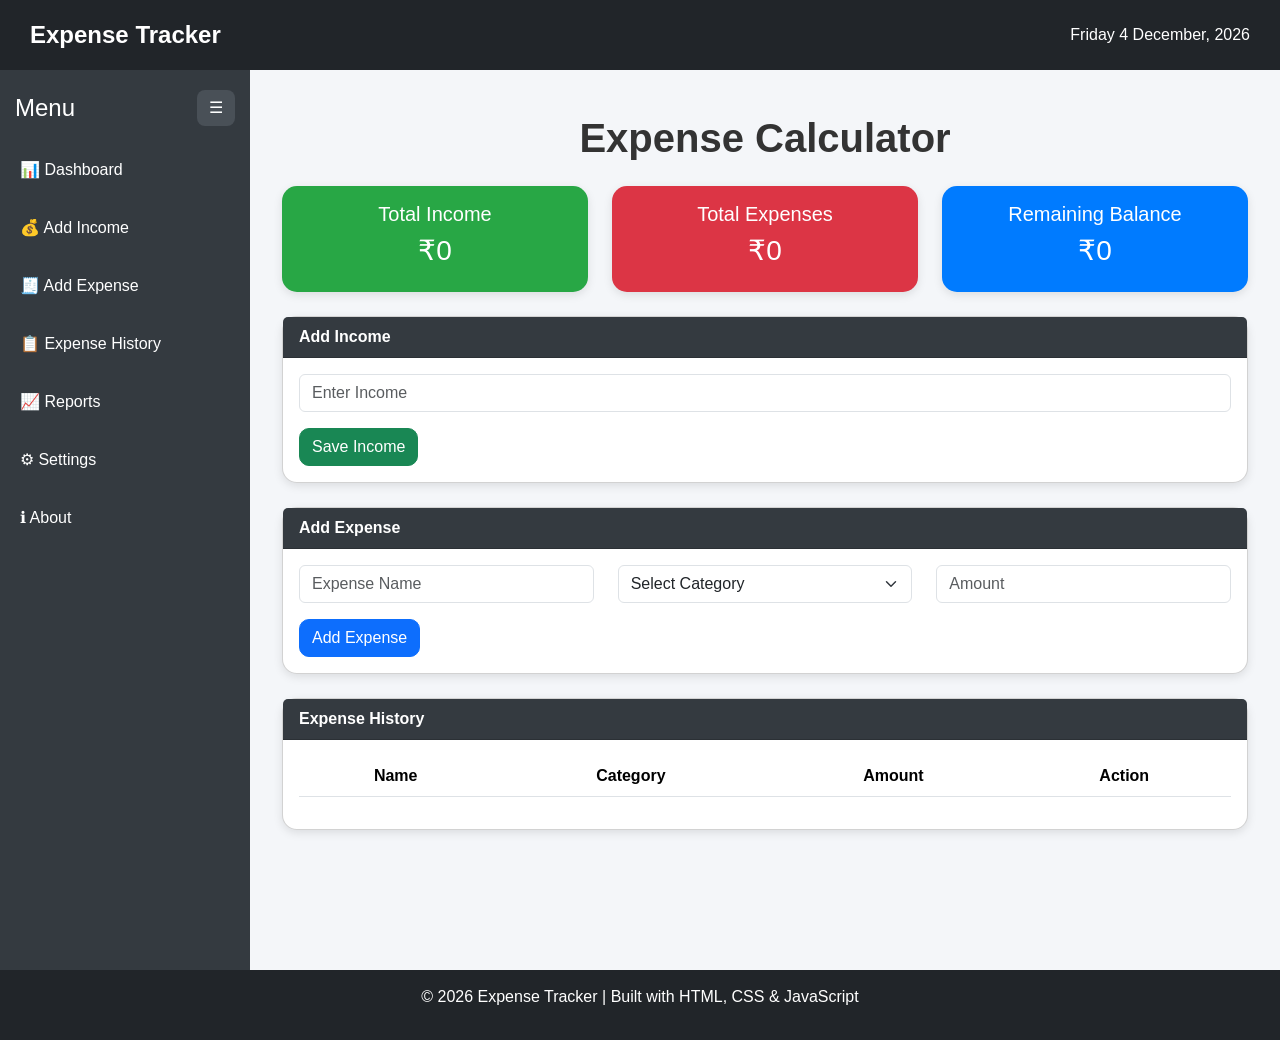
<file: index.html>
<!DOCTYPE html>
<html lang="en">
<head>
    <meta charset="UTF-8">
    <meta name="viewport" content="width=device-width, initial-scale=1.0">
    <title>Expense Tracker</title>
    <link href="https://cdn.jsdelivr.net/npm/bootstrap@5.3.3/dist/css/bootstrap.min.css" rel="stylesheet">
    <link rel="stylesheet" href="style.css">
</head>
<body>

    <!-- Header -->
    <header class="header">
        <div class="logo">
            Expense Tracker
        </div>

        <div class="header-right">
            <span id="currentDate"></span>
        </div>
    </header>

    <div class="main-layout">

        <!-- Sidebar -->
        <aside class="sidebar">

            <div class="sidebar-header">
                <h4 class="sidebar-title">Menu</h4>
                <button id="toggleSidebar" class="toggle-btn">
                    ☰
                </button>
            </div>

            <ul class="sidebar-menu">
                <li><a href="#dashboard">📊 Dashboard</a></li>
                <li><a href="#incomeSection">💰 Add Income</a></li>
                <li><a href="#expenseSection">🧾 Add Expense</a></li>
                <li><a href="#historySection">📋 Expense History</a></li>
                <li><a href="#reports">📈 Reports</a></li>
                <li><a href="#settings">⚙ Settings</a></li>
                <li><a href="./about.html">ℹ About</a></li>
            </ul>

        </aside>

        <!-- Main Content -->
        <main class="content">

            <div class="container py-4">

                <h1 class="text-center mb-4" id="dashboard">
                    Expense Calculator
                </h1>

                <!-- Summary Cards -->
                <div class="row mb-4">

                    <div class="col-md-4">
                        <div class="card summary-card income-card">
                            <div class="card-body text-center">
                                <h5>Total Income</h5>
                                <h3>₹<span id="incomeDisplay">0</span></h3>
                            </div>
                        </div>
                    </div>

                    <div class="col-md-4">
                        <div class="card summary-card expense-card">
                            <div class="card-body text-center">
                                <h5>Total Expenses</h5>
                                <h3>₹<span id="expenseDisplay">0</span></h3>
                            </div>
                        </div>
                    </div>

                    <div class="col-md-4">
                        <div class="card summary-card balance-card">
                            <div class="card-body text-center">
                                <h5>Remaining Balance</h5>
                                <h3>₹<span id="balanceDisplay">0</span></h3>
                            </div>
                        </div>
                    </div>

                </div>

                <!-- Income Form -->
                <div class="card mb-4" id="incomeSection">
                    <div class="card-header">
                        Add Income
                    </div>

                    <div class="card-body">
                        <input
                            type="number"
                            id="incomeInput"
                            class="form-control"
                            placeholder="Enter Income">

                        <button
                            class="btn btn-success mt-3"
                            onclick="setIncome()">
                            Save Income
                        </button>
                    </div>
                </div>

                <!-- Expense Form -->
                <div class="card mb-4" id="expenseSection">

                    <div class="card-header">
                        Add Expense
                    </div>

                    <div class="card-body">

                        <div class="row">

                            <div class="col-md-4 mb-3">
                                <input
                                    type="text"
                                    id="expenseName"
                                    class="form-control"
                                    placeholder="Expense Name">
                            </div>

                            <div class="col-md-4 mb-3">
                                <select
                                    id="expenseCategory"
                                    class="form-select">

                                    <option value="">Select Category</option>
                                    <option>Food</option>
                                    <option>Transport</option>
                                    <option>Shopping</option>
                                    <option>Bills</option>
                                    <option>Entertainment</option>

                                </select>
                            </div>

                            <div class="col-md-4 mb-3">
                                <input
                                    type="number"
                                    id="expenseAmount"
                                    class="form-control"
                                    placeholder="Amount">
                            </div>

                        </div>

                        <button
                            class="btn btn-primary"
                            onclick="addExpense()">
                            Add Expense
                        </button>

                    </div>

                </div>

                <!-- Expense Table -->
                <div class="card" id="historySection">

                    <div class="card-header">
                        Expense History
                    </div>

                    <div class="card-body">

                        <table class="table table-striped text-center">

                            <thead>
                                <tr>
                                    <th>Name</th>
                                    <th>Category</th>
                                    <th>Amount</th>
                                    <th>Action</th>
                                </tr>
                            </thead>

                            <tbody id="expenseTableBody"></tbody>

                        </table>

                    </div>

                </div>

            </div>
            
        </main>

    </div>

    <!-- Footer -->
    <footer class="footer">
        <p>© 2026 Expense Tracker | Built with HTML, CSS & JavaScript</p>
    </footer>

    <script src="./script.js"></script>

</body>
</html>
</file>
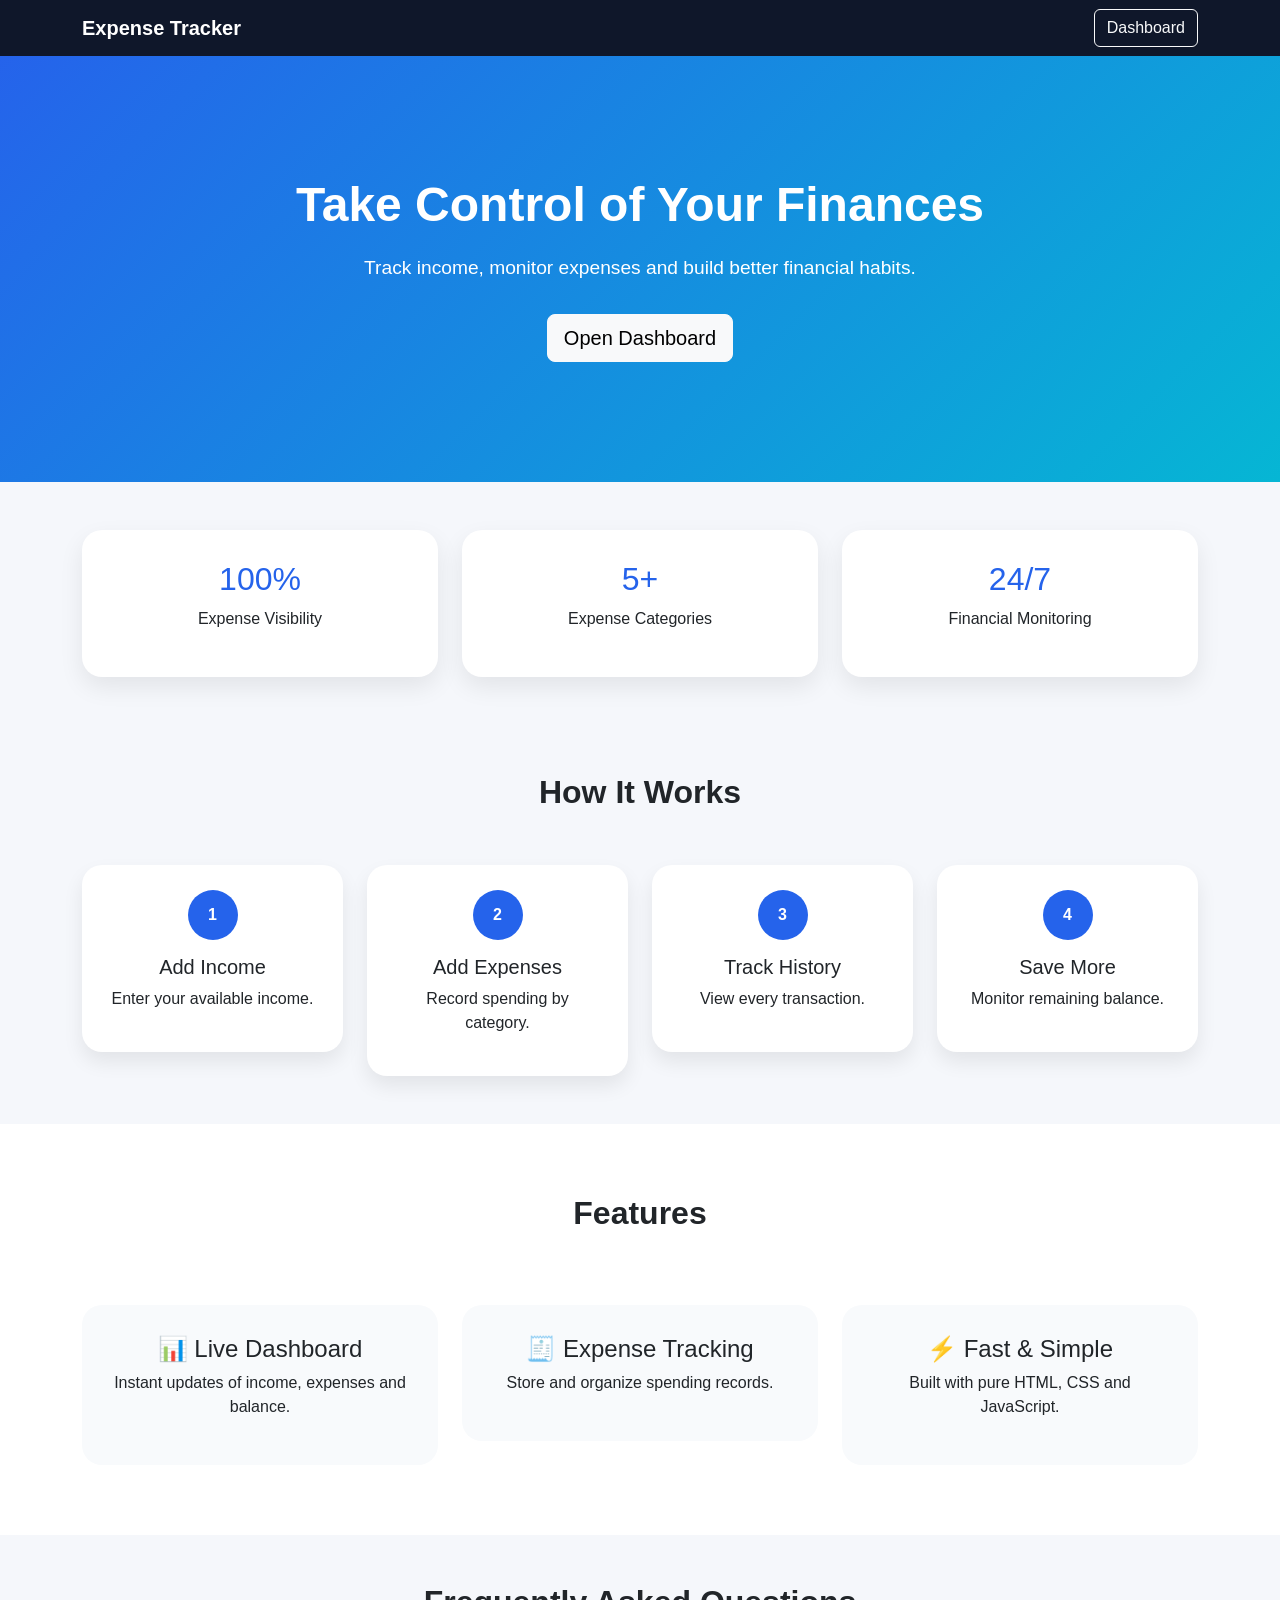
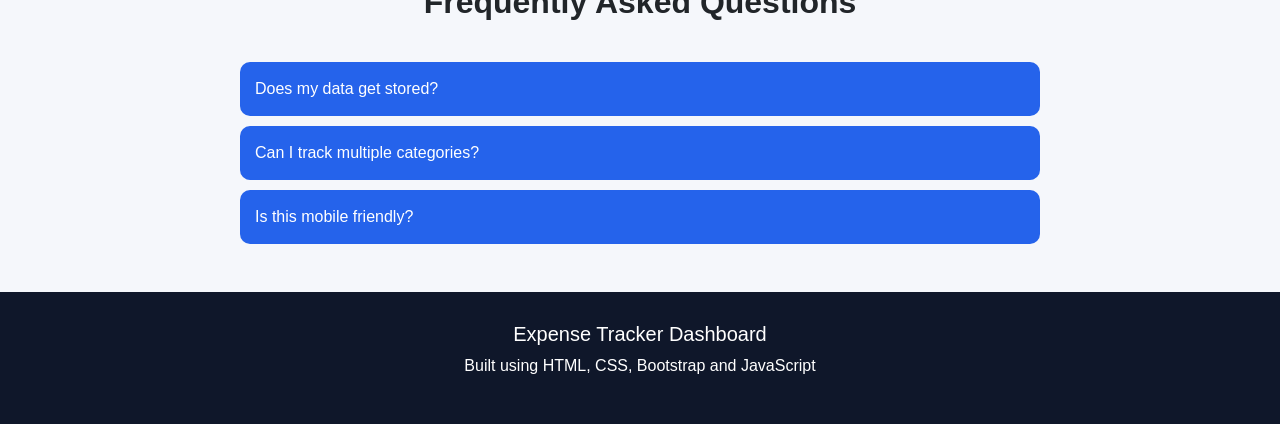
<file: about.html>
<!DOCTYPE html>
<html lang="en">
<head>
<meta charset="UTF-8">
<meta name="viewport" content="width=device-width, initial-scale=1.0">

<title>About Expense Tracker</title>

<link href="https://cdn.jsdelivr.net/npm/bootstrap@5.3.3/dist/css/bootstrap.min.css" rel="stylesheet">
<link rel="stylesheet" href="about.css">
</head>

<body>

<!-- Navbar -->

<nav class="navbar navbar-expand-lg navbar-dark custom-nav">
    <div class="container">
        <a class="navbar-brand fw-bold" href="#">
            Expense Tracker
        </a>

        <a href="index.html" class="btn btn-outline-light">
            Dashboard
        </a>
    </div>
</nav>

<!-- Hero -->

<section class="hero">

    <div class="container">

        <h1>
            Take Control of Your Finances
        </h1>

        <p>
            Track income, monitor expenses and build better financial habits.
        </p>

        <a href="index.html" class="btn btn-light btn-lg mt-3">
            Open Dashboard
        </a>

    </div>

</section>

<!-- Stats -->

<section class="container py-5">

    <div class="row g-4">

        <div class="col-md-4">
            <div class="stat-card">
                <h2>100%</h2>
                <p>Expense Visibility</p>
            </div>
        </div>

        <div class="col-md-4">
            <div class="stat-card">
                <h2>5+</h2>
                <p>Expense Categories</p>
            </div>
        </div>

        <div class="col-md-4">
            <div class="stat-card">
                <h2>24/7</h2>
                <p>Financial Monitoring</p>
            </div>
        </div>

    </div>

</section>

<!-- How it works -->

<section class="container py-5">

    <h2 class="section-title">
        How It Works
    </h2>

    <div class="row g-4 mt-4">

        <div class="col-md-3">
            <div class="step-card">
                <span>1</span>
                <h5>Add Income</h5>
                <p>Enter your available income.</p>
            </div>
        </div>

        <div class="col-md-3">
            <div class="step-card">
                <span>2</span>
                <h5>Add Expenses</h5>
                <p>Record spending by category.</p>
            </div>
        </div>

        <div class="col-md-3">
            <div class="step-card">
                <span>3</span>
                <h5>Track History</h5>
                <p>View every transaction.</p>
            </div>
        </div>

        <div class="col-md-3">
            <div class="step-card">
                <span>4</span>
                <h5>Save More</h5>
                <p>Monitor remaining balance.</p>
            </div>
        </div>

    </div>

</section>

<!-- Features -->

<section class="features">

<div class="container">

<h2 class="section-title">
Features
</h2>

<div class="row mt-5 g-4">

<div class="col-md-4">
<div class="feature-card">
<h4>📊 Live Dashboard</h4>
<p>Instant updates of income, expenses and balance.</p>
</div>
</div>

<div class="col-md-4">
<div class="feature-card">
<h4>🧾 Expense Tracking</h4>
<p>Store and organize spending records.</p>
</div>
</div>

<div class="col-md-4">
<div class="feature-card">
<h4>⚡ Fast & Simple</h4>
<p>Built with pure HTML, CSS and JavaScript.</p>
</div>
</div>

</div>

</div>

</section>

<!-- FAQ -->

<section class="container py-5">

<h2 class="section-title">
Frequently Asked Questions
</h2>

<div class="faq-box">

<button class="faq-btn">
Does my data get stored?
</button>

<div class="faq-content">
<p>
Currently data is stored only during the session.
Future versions can use Local Storage.
</p>
</div>

<button class="faq-btn">
Can I track multiple categories?
</button>

<div class="faq-content">
<p>
Yes. Food, Bills, Shopping, Transport and Entertainment.
</p>
</div>

<button class="faq-btn">
Is this mobile friendly?
</button>

<div class="faq-content">
<p>
Yes, the layout is responsive.
</p>
</div>

</div>

</section>

<footer>

<h5>Expense Tracker Dashboard</h5>

<p>
Built using HTML, CSS, Bootstrap and JavaScript
</p>

</footer>

<script src="about.js"></script>

</body>
</html>
</file>
<file: style.css>
body {
    background: #f4f6f9;
    font-family: Arial, sans-serif;
}

h1 {
    color: #333;
    font-weight: bold;
}

.summary-card {
    border: none;
    border-radius: 15px;
    color: white;
    transition: 0.3s;
}

.summary-card:hover {
    transform: translateY(-5px);
}

.income-card {
    background: #28a745;
}

.expense-card {
    background: #dc3545;
}

.balance-card {
    background: #007bff;
}

.card {
    border-radius: 15px;
    box-shadow: 0px 3px 10px rgba(0,0,0,0.1);
}

.card-header {
    font-weight: bold;
    background: #343a40;
    color: white;
}

.btn {
    border-radius: 10px;
}

.table {
    vertical-align: middle;
}

.delete-btn {
    background: crimson;
    color: white;
    border: none;
    padding: 5px 12px;
    border-radius: 5px;
}

.delete-btn:hover {
    opacity: 0.8;
}

/* HEADER */

.header {
    height: 70px;
    background: #212529;
    color: white;
    display: flex;
    justify-content: space-between;
    align-items: center;
    padding: 0 30px;
    position: sticky;
    top: 0;
    z-index: 1000;
}

.logo {
    font-size: 24px;
    font-weight: bold;
}

/* LAYOUT */

.main-layout {
    display: flex;
    min-height: calc(100vh - 130px);
}

/* SIDEBAR */

.sidebar {
    width: 250px;
    background: #343a40;
    color: white;
    padding-top: 20px;
    min-height: 100vh;
}

.sidebar-title {
    text-align: center;
    margin-bottom: 25px;
}

.sidebar-menu {
    list-style: none;
    padding: 0;
}

.sidebar-menu li {
    margin: 10px 0;
}

.sidebar-menu li a {
    color: white;
    text-decoration: none;
    display: block;
    padding: 12px 20px;
    transition: 0.3s;
}

.sidebar-menu li a:hover {
    background: #495057;
    padding-left: 28px;
}

/* CONTENT */

.content {
    flex: 1;
    padding: 20px;
}

/* FOOTER */

.footer {
    background: #212529;
    color: white;
    text-align: center;
    padding: 15px;
}

/* RESPONSIVE */

@media (max-width: 768px) {

    .main-layout {
        flex-direction: column;
    }

    .sidebar {
        width: 100%;
        min-height: auto;
    }

    .sidebar-menu {
        display: flex;
        flex-wrap: wrap;
        justify-content: center;
    }

    .sidebar-menu li {
        margin: 5px;
    }
}

/* Sidebar Header */

.sidebar-header{
    display:flex;
    justify-content:space-between;
    align-items:center;
    padding:0 15px;
    margin-bottom:20px;
}

.sidebar-title{
    margin:0;
}

/* Toggle Button */

.toggle-btn{
    background:#495057;
    color:white;
    border:none;
    padding:6px 12px;
    border-radius:8px;
    cursor:pointer;
    transition:0.3s;
}

.toggle-btn:hover{
    background:#6c757d;
}

/* Collapsed Sidebar */

.sidebar.collapsed{
    width:70px;
}

.sidebar.collapsed .sidebar-title{
    display:none;
}

.sidebar.collapsed .sidebar-menu li a{
    text-align:center;
    padding:15px 0;
}

.sidebar.collapsed .sidebar-menu li a{
    font-size:0;
}

.sidebar.collapsed .sidebar-menu li a::first-letter{
    font-size:20px;
}
</file>
<file: about.css>
body{
    background:#f5f7fb;
    font-family:Segoe UI,sans-serif;
}

.custom-nav{
    background:#0f172a;
}

.hero{
    background:linear-gradient(
    135deg,
    #2563eb,
    #06b6d4
    );
    color:white;
    text-align:center;
    padding:120px 20px;
}

.hero h1{
    font-size:3rem;
    font-weight:700;
}

.hero p{
    font-size:1.2rem;
    margin-top:20px;
}

.stat-card{
    background:white;
    border-radius:20px;
    padding:30px;
    text-align:center;
    box-shadow:0 10px 25px rgba(0,0,0,.08);
}

.stat-card h2{
    color:#2563eb;
}

.section-title{
    text-align:center;
    font-weight:700;
    margin-bottom:30px;
}

.step-card{
    background:white;
    border-radius:20px;
    padding:25px;
    text-align:center;
    box-shadow:0 10px 20px rgba(0,0,0,.08);
}

.step-card span{
    width:50px;
    height:50px;
    display:inline-flex;
    justify-content:center;
    align-items:center;
    border-radius:50%;
    background:#2563eb;
    color:white;
    font-weight:bold;
    margin-bottom:15px;
}

.features{
    padding:70px 0;
    background:white;
}

.feature-card{
    background:#f8fafc;
    padding:30px;
    border-radius:20px;
    text-align:center;
    transition:.3s;
}

.feature-card:hover{
    transform:translateY(-8px);
}

.faq-box{
    max-width:800px;
    margin:auto;
}

.faq-btn{
    width:100%;
    border:none;
    background:#2563eb;
    color:white;
    padding:15px;
    text-align:left;
    margin-top:10px;
    border-radius:10px;
}

.faq-content{
    display:none;
    background:white;
    padding:15px;
    border-radius:10px;
}

footer{
    background:#0f172a;
    color:white;
    text-align:center;
    padding:30px;
}
</file>
